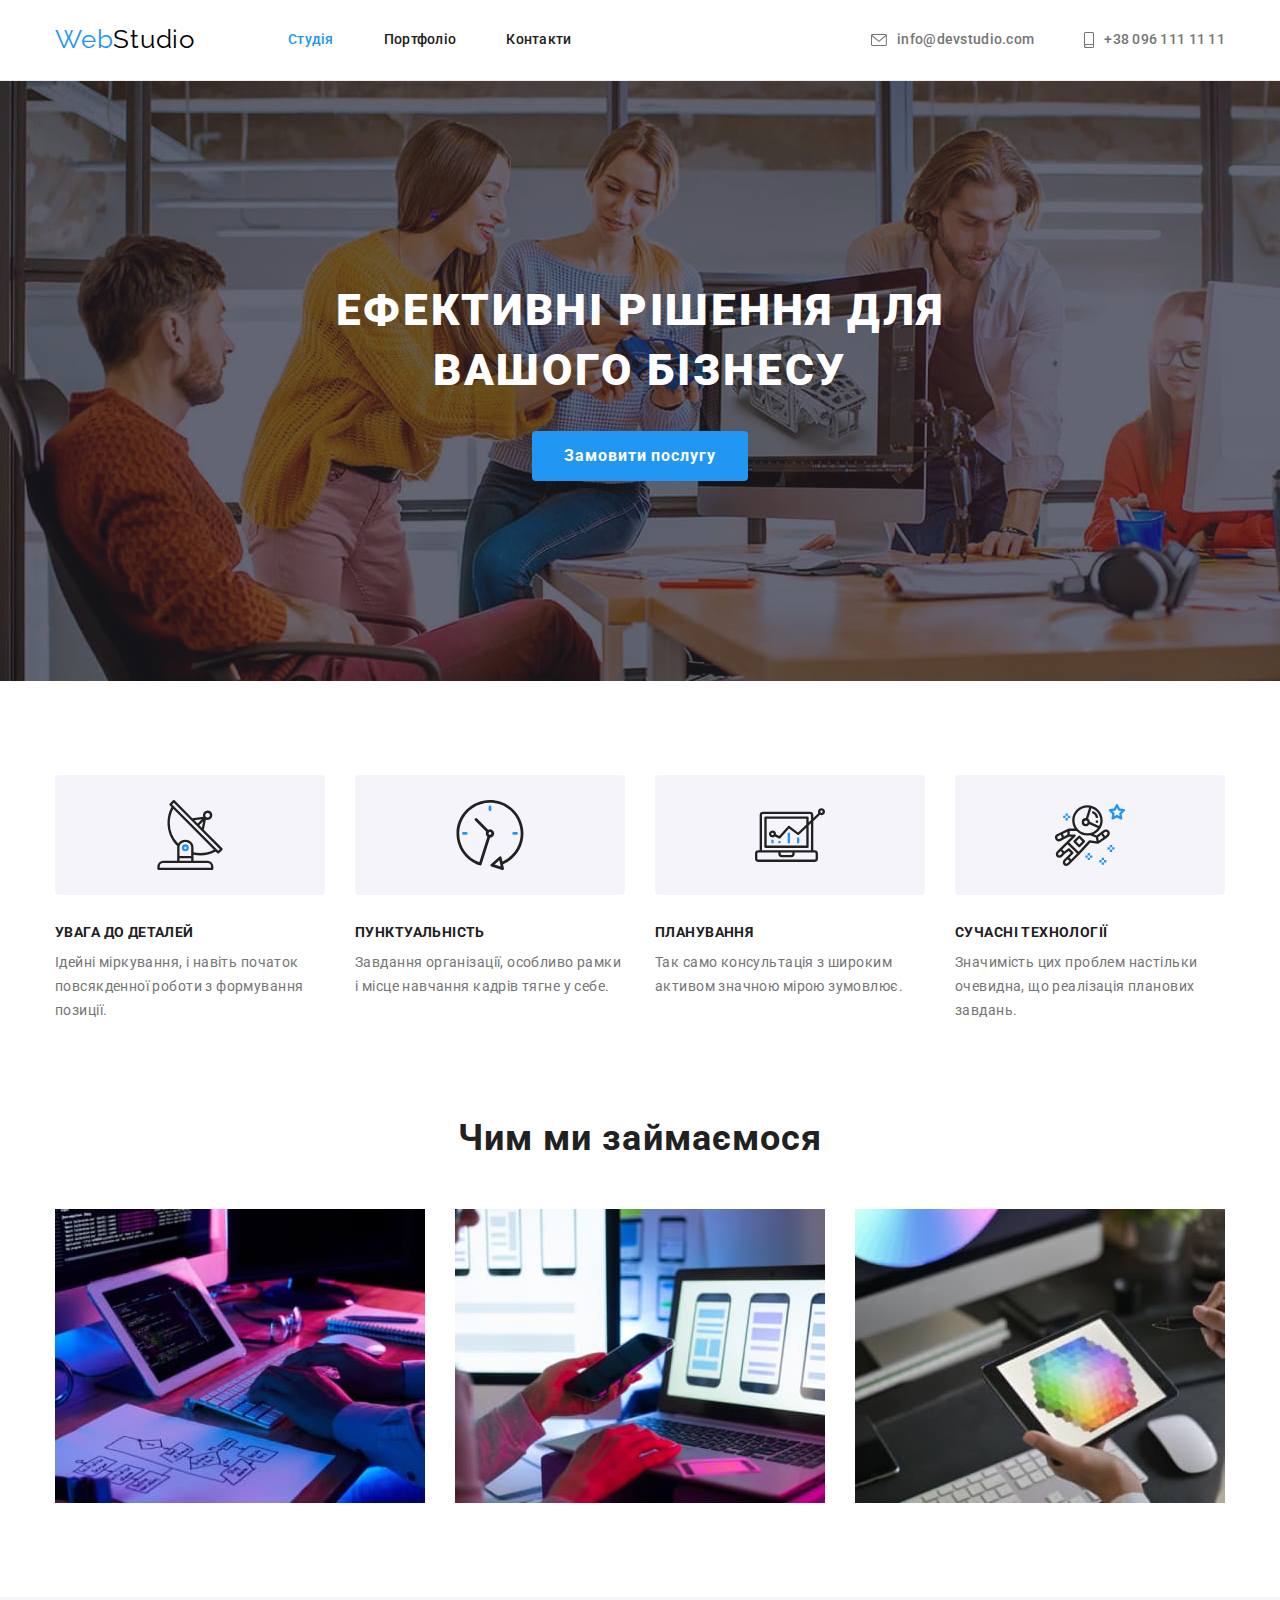
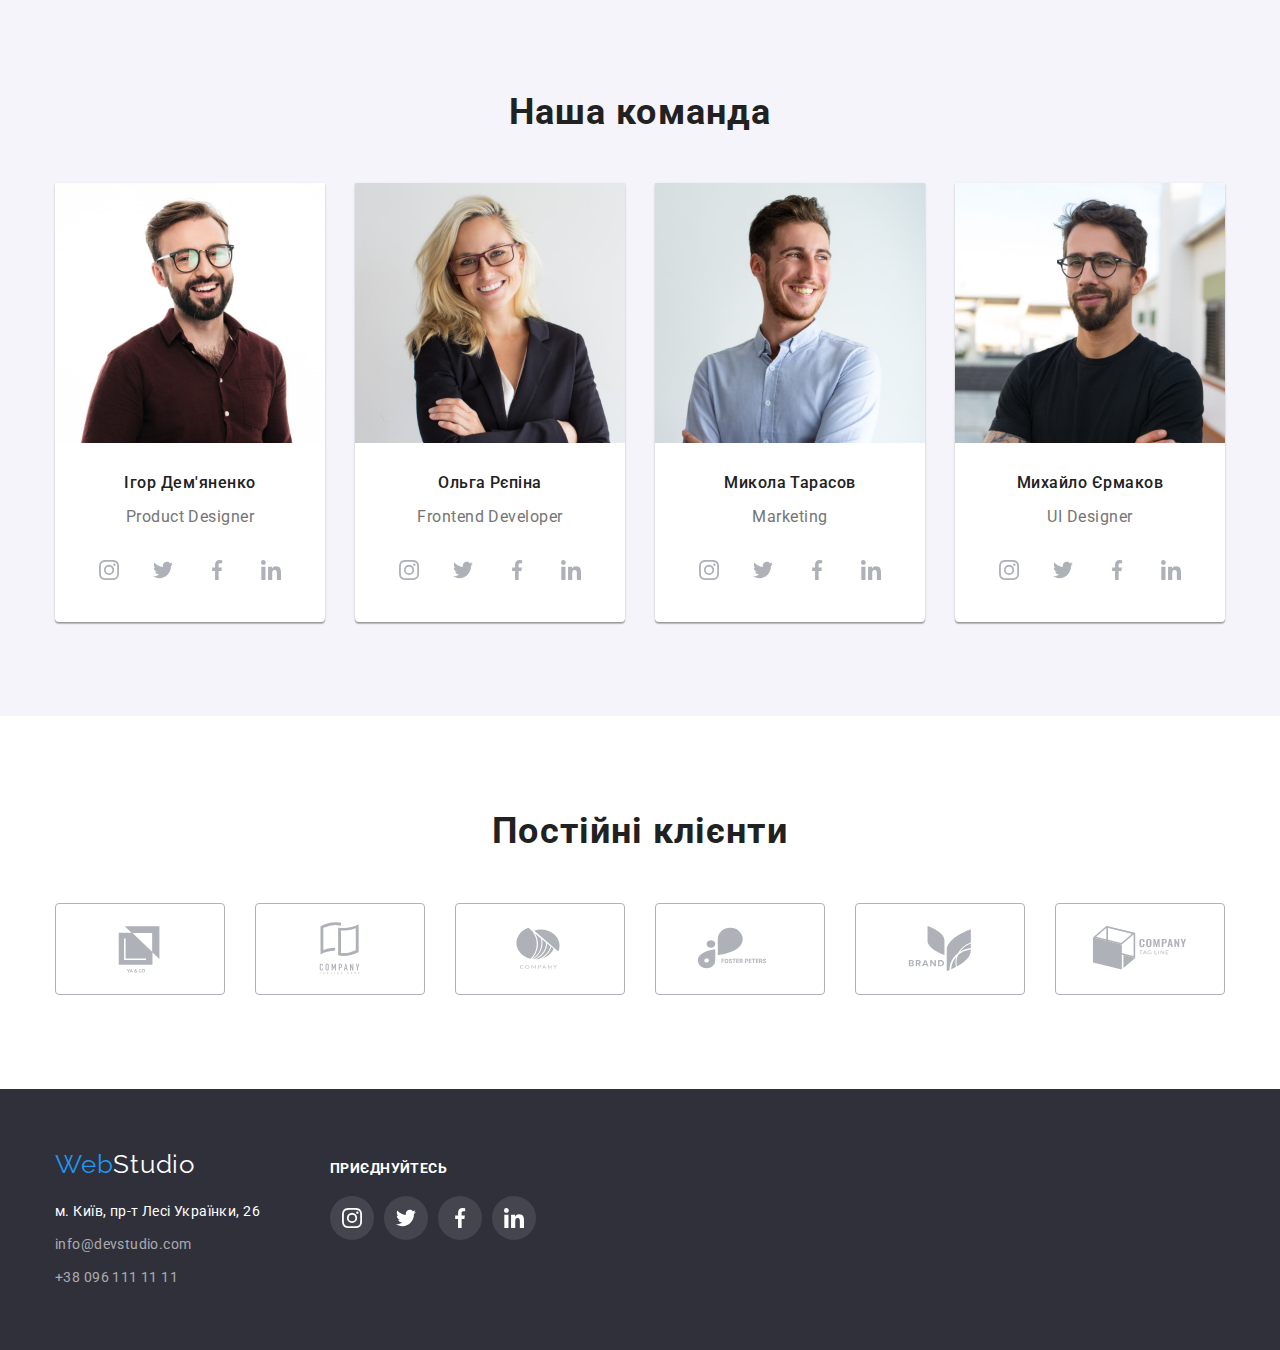
<file: index.html>
<!DOCTYPE html>
<html lang="uk">

<head>
    <meta charset="UTF-8">
    <meta http-equiv="X-UA-Compatible" content="IE=edge">
    <meta name="viewport" content="width=device-width, initial-scale=1.0">
    <title>WebStudio</title>
    <link rel="stylesheet" href="https://cdnjs.cloudflare.com/ajax/libs/modern-normalize/1.1.0/modern-normalize.min.css">
    <link rel="preconnect" href="https://fonts.googleapis.com">
    <link rel="preconnect" href="https://fonts.gstatic.com" crossorigin>
    <link 
        href="https://fonts.googleapis.com/css2?family=Raleway:wght@700&family=Roboto:wght@400;500;700;900&display=swap" 
        rel="stylesheet">
    <link rel="stylesheet" href="./css/styles.css" >
</head>
<body>

    <header  class="header">
        <div class="container header-container">
            <nav  class="nav-header">
                <a class="link-logo" href="./index.html"><span class="accent">Web</span>Studio</a>
                <ul class="header-navigation list">
                    <li class="navigation-item">
                        <a class="navigation-link current" href="./index.html">Студія</a>
                    </li>
                    <li class="navigation-item">
                        <a class="navigation-link" href="./portfolio.html">Портфоліо</a>
                    </li>
                    <li class="navigation-item">
                        <a class="navigation-link" href="#">Контакти</a>
                    </li>
                </ul>
            </nav>
            <ul class="contacts list">
                <li  class="contacts-item">
                    <a class="contacts-link" href="mailto:info@devstudio.com">
                        <svg class="contacts-icon" width="16" height="12">
                            <use href="./images/icons.svg#icon-envelope"></use>
                        </svg>
                        info@devstudio.com
                    </a>
                </li>
                <li class="contacts-item">
                    <a class="contacts-link" href="tel:+380961111111">
                        <svg class="contacts-icon" width="10" height="16">
                            <use href="./images/icons.svg#icon-smartphone"></use>
                        </svg>
                        +38 096 111 11 11
                    </a>
                </li>
            </ul>
        </div>
   </header> 

   <main>
 
    <section  class="hero section">
        <div class="container">
            <h1  class="hero-title">ЕФЕКТИВНІ РІШЕННЯ ДЛЯ ВАШОГО БІЗНЕСУ</h1>
            <button class="btn-primery" type="button">Замовити послугу</button>
        </div>
    </section>

    <section  class="benefits section">
        <div class="container">
            <h1 hidden>Наші переваги</h1>
            <ul class="benefits-list list">
                <li class="benefits-item">
                    <div class="benefits-img">
                        <svg width="70" height="70">
                            <use href="./images/icons.svg#icon-antenna"></use>
                        </svg>  
                    </div>                      
                    <h3 class="benefits-title">УВАГА ДО ДЕТАЛЕЙ</h3>
                    <p class="benefits-text">Ідейні міркування, і навіть початок повсякденної роботи з формування позиції.</p>
                </li>
                <li class="benefits-item">
                    <div class="benefits-img">
                        <svg width="70" height="70">
                            <use href="./images/icons.svg#icon-clock"></use>
                        </svg>    
                    </div>                          
                    <h3 class="benefits-title">ПУНКТУАЛЬНІСТЬ</h3>
                    <p class="benefits-text">Завдання організації, особливо рамки і місце навчання кадрів тягне у себе.</p>
                </li>
                <li class="benefits-item">
                    <div class="benefits-img">
                        <svg width="70" height="70">
                            <use href="./images/icons.svg#icon-diagram"></use>
                        </svg>    
                    </div>                            
                    <h3 class="benefits-title">ПЛАНУВАННЯ</h3>
                    <p class="benefits-text">Так само консультація з широким активом значною мірою зумовлює.</p>
                </li>
                <li class="benefits-item">
                    <div class="benefits-img">
                        <svg width="70" height="70">
                            <use href="./images/icons.svg#icon-astronaut"></use>
                        </svg>   
                    </div>                       
                    <h3 class="benefits-title">СУЧАСНІ ТЕХНОЛОГІЇ</h3>
                    <p class="benefits-text">Значимість цих проблем настільки очевидна, що реалізація планових завдань.</p>
                </li>
            </ul>
        </div>
    </section>

    <section class="activity section">
        <div class="container">
            <h2 class="activity-title">Чим ми займаємося</h2>
            <ul class="activity-list list">
                <li  class="activity-item">
                    <img src="./images/box1.jpg" alt="написання коду"  width="370"  height="294" class="activity-img" >
                </li>
                <li  class="activity-item">
                    <img src="./images/box2.jpg" alt="розробка додатків" width="370"  height="294" class="activity-img" >
                </li>
                <li  class="activity-item">
                    <img src="./images/box3.jpg" alt="стилістика та дизайн" width="370"  height="294" class="activity-img" >
                </li>
            </ul>
        </div>
    </section>

   <section class="team  section">
        <div class="container">
            <h2 class="team-title">Наша команда</h2>
            <ul class="team-list list">
                <li class="team-item">
                    <img src="./images/product_designer.jpg" alt="Ігор Дем'яненко" width="270" class="team-img" >
                    <div class="team-wrapper">               
                        <h3 class="name-title">Ігор Дем'яненко</h3>
                        <p class="team-text" lang="en">Product Designer</p>
                        <ul class="social-list">
                            <li class="social-item">
                                <a class="team-social-link" href="#">
                                    <svg class="team-social-icon" width="20" height="20">
                                        <use href="./images/icons.svg#icon-instagram"></use>
                                    </svg>
                                </a>
                            </li>
                            <li class="social-item">
                                <a class="team-social-link" href="#">
                                    <svg class="team-social-icon" width="20" height="20">
                                        <use href="./images/icons.svg#icon-twitter"></use>
                                    </svg>
                                </a>
                            </li>
                            <li class="social-item">
                                <a class="team-social-link" href="#">
                                    <svg class="team-social-icon" width="20" height="20">
                                        <use href="./images/icons.svg#icon-facebook"></use>
                                    </svg>
                                </a>
                            </li>
                            <li class="social-item">
                                <a class="team-social-link" href="#">
                                    <svg class="team-social-icon" width="20" height="20">
                                        <use href="./images/icons.svg#icon-linkedin"></use>
                                    </svg>
                                </a>
                            </li>
                        </ul>                       
                    </div>
                </li>
                <li class="team-item">
                    <img src="./images/frontend_developer.jpg" alt="Ольга Рєпіна"  width="270" class="team-img" >
                    <div class="team-wrapper">
                        <h3 class="name-title">Ольга Рєпіна</h3>
                        <p class="team-text" lang="en">Frontend Developer</p>
                        <ul class="social-list">
                            <li class="social-item">
                                <a class="team-social-link" href="#">
                                    <svg class="team-social-icon" width="20" height="20">
                                        <use href="./images/icons.svg#icon-instagram"></use>
                                    </svg>
                                </a>
                            </li>
                            <li class="social-item">
                                <a class="team-social-link" href="#">
                                    <svg class="team-social-icon" width="20" height="20">
                                        <use href="./images/icons.svg#icon-twitter"></use>
                                    </svg>
                                </a>
                            </li>
                            <li class="social-item">
                                <a class="team-social-link" href="#">
                                    <svg class="team-social-icon" width="20" height="20">
                                        <use href="./images/icons.svg#icon-facebook"></use>
                                    </svg>
                                </a>
                            </li>
                            <li class="social-item">
                                <a class="team-social-link" href="#">
                                    <svg class="team-social-icon" width="20" height="20">
                                        <use href="./images/icons.svg#icon-linkedin"></use>
                                    </svg>
                                </a>
                            </li>
                        </ul>                          
                    </div>
                </li>
                <li class="team-item">
                    <img src="./images/marketing.jpg" alt="Микола Тарасов" width="270" class="team-img" >
                    <div class="team-wrapper">
                        <h3 class="name-title">Микола Тарасов</h3>
                        <p class="team-text" lang="en">Marketing</p>
                        <ul class="social-list">
                            <li class="social-item">
                                <a class="team-social-link" href="#">
                                    <svg class="team-social-icon" width="20" height="20">
                                        <use href="./images/icons.svg#icon-instagram"></use>
                                    </svg>
                                </a>
                            </li>
                            <li class="social-item">
                                <a class="team-social-link" href="#">
                                    <svg class="team-social-icon" width="20" height="20">
                                        <use href="./images/icons.svg#icon-twitter"></use>
                                    </svg>
                                </a>
                            </li>
                            <li class="social-item">
                                <a class="team-social-link" href="#">
                                    <svg class="team-social-icon" width="20" height="20">
                                        <use href="./images/icons.svg#icon-facebook"></use>
                                    </svg>
                                </a>
                            </li>
                            <li class="social-item">
                                <a class="team-social-link" href="#">
                                    <svg class="team-social-icon" width="20" height="20">
                                        <use href="./images/icons.svg#icon-linkedin"></use>
                                    </svg>
                                </a>
                            </li>
                        </ul>             
                    </div>
                </li>
                <li class="team-item">
                    <img src="./images/ui_designer.jpg" alt="Михайло Єрмаков" width="270" class="team-img" >
                    <div class="team-wrapper">
                        <h3 class="name-title">Михайло Єрмаков</h3>
                        <p class="team-text" lang="en">UI Designer</p>
                        <ul class="social-list">
                            <li class="social-item">
                                <a class="team-social-link" href="#">
                                    <svg class="team-social-icon" width="20" height="20">
                                        <use href="./images/icons.svg#icon-instagram"></use>
                                    </svg>
                                </a>
                            </li>
                            <li class="social-item">
                                <a class="team-social-link" href="#">
                                    <svg class="team-social-icon" width="20" height="20">
                                        <use href="./images/icons.svg#icon-twitter"></use>
                                    </svg>
                                </a>
                            </li>
                            <li class="social-item">
                                <a class="team-social-link" href="#">
                                    <svg class="team-social-icon" width="20" height="20">
                                        <use href="./images/icons.svg#icon-facebook"></use>
                                    </svg>
                                </a>
                            </li>
                            <li class="social-item">
                                <a class="team-social-link" href="#">
                                    <svg class="team-social-icon" width="20" height="20">
                                        <use href="./images/icons.svg#icon-linkedin"></use>
                                    </svg>
                                </a>
                            </li>
                        </ul>             
                    </div>
                </li>
            </ul>
        </div>
   </section>

   <section class="clients section">
        <div class="container">
            <h2  class="clients-title">Постійні клієнти</h2>
            <ul  class="clients-list">
                <li class="clients-item">
                    <a href="#" class="clients-link">
                        <svg class="clients-logo" width="106" height="60">
                            <use href="./images/icons.svg#icon-client1"></use>
                        </svg>
                    </a>
                </li>
                <li class="clients-item">
                    <a href="#" class="clients-link">
                        <svg class="clients-logo" width="106" height="60">
                            <use href="./images/icons.svg#icon-client2"></use>
                        </svg>
                    </a>
                </li>
                <li class="clients-item">
                    <a href="#" class="clients-link">
                        <svg class="clients-logo" width="106" height="60">
                            <use  href="./images/icons.svg#icon-client3"></use>
                        </svg>
                    </a>
                </li>
                <li class="clients-item">
                    <a href="#" class="clients-link">
                        <svg class="clients-logo" width="106" height="60">
                            <use href="./images/icons.svg#icon-client4"></use>
                        </svg>
                    </a>
                </li>
                <li class="clients-item">
                    <a href="#" class="clients-link">
                        <svg class="clients-logo" class="clients-logo" width="106" height="60">
                            <use href="./images/icons.svg#icon-client5"></use>
                        </svg>
                    </a>
                </li>
                <li class="clients-item">
                    <a href="#" class="clients-link">
                        <svg class="clients-logo" width="106" height="60">
                            <use href="./images/icons.svg#icon-client6"></use>
                        </svg>
                    </a>
                </li>
            </ul>
        </div>
   </section>

   </main>

   <footer class="footer">
    <div class="container  footer-container">
        <div  class="footer-address-container">
            <a class="footer-link-logo" href="./index.html"><span class="accent">Web</span>Studio</a>
            <address class="footer-address">
                <ul class="address list">
                    <li  class="address-item">
                        <a  class="address-link" href="https://goo.gl/maps/ugNVqVzA1ZjysugSA" target="_blank">м. Київ, пр-т Лесі Українки, 26</a>
                    </li>
                    <li  class="address-item">               
                        <a  class="footer-contacts-link" href="mailto:info@devstudio.com">info@devstudio.com</a>
                    </li>
                    <li  class="address-item">
                        <a  class="footer-contacts-link" href="tel:+380961111111">+38 096 111 11 11</a>
                    </li>
                </ul>
            </address>
        </div>
        <div class="social-footer">
            <p  class="social-text">приєднуйтесь</p>
            <ul class="social-list-footer">
                <li class="social-item-footer">
                    <a class="social-link-footer" href="#">
                        <svg class="social-icon-footer" width="20" height="20">
                            <use href="./images/icons.svg#icon-instagram"></use>
                        </svg>
                    </a>
                </li>
                <li class="social-item-footer">
                    <a class="social-link-footer" href="#">
                        <svg class="social-icon-footer" width="20" height="20">
                            <use href="./images/icons.svg#icon-twitter"></use>
                        </svg>
                    </a>
                </li>
                <li class="social-item-footer">
                    <a class="social-link-footer" href="#">
                        <svg class="social-icon-footer" width="20" height="20">
                            <use href="./images/icons.svg#icon-facebook"></use>
                        </svg>
                    </a>
                </li>
                <li class="social-item-footer">
                    <a class="social-link-footer" href="#">
                        <svg class="social-icon-footer" width="20" height="20">
                            <use href="./images/icons.svg#icon-linkedin"></use>
                        </svg>
                    </a>
                </li>
            </ul>                       
        </div>
    </div>
   </footer>

</body>
</html>
</file>
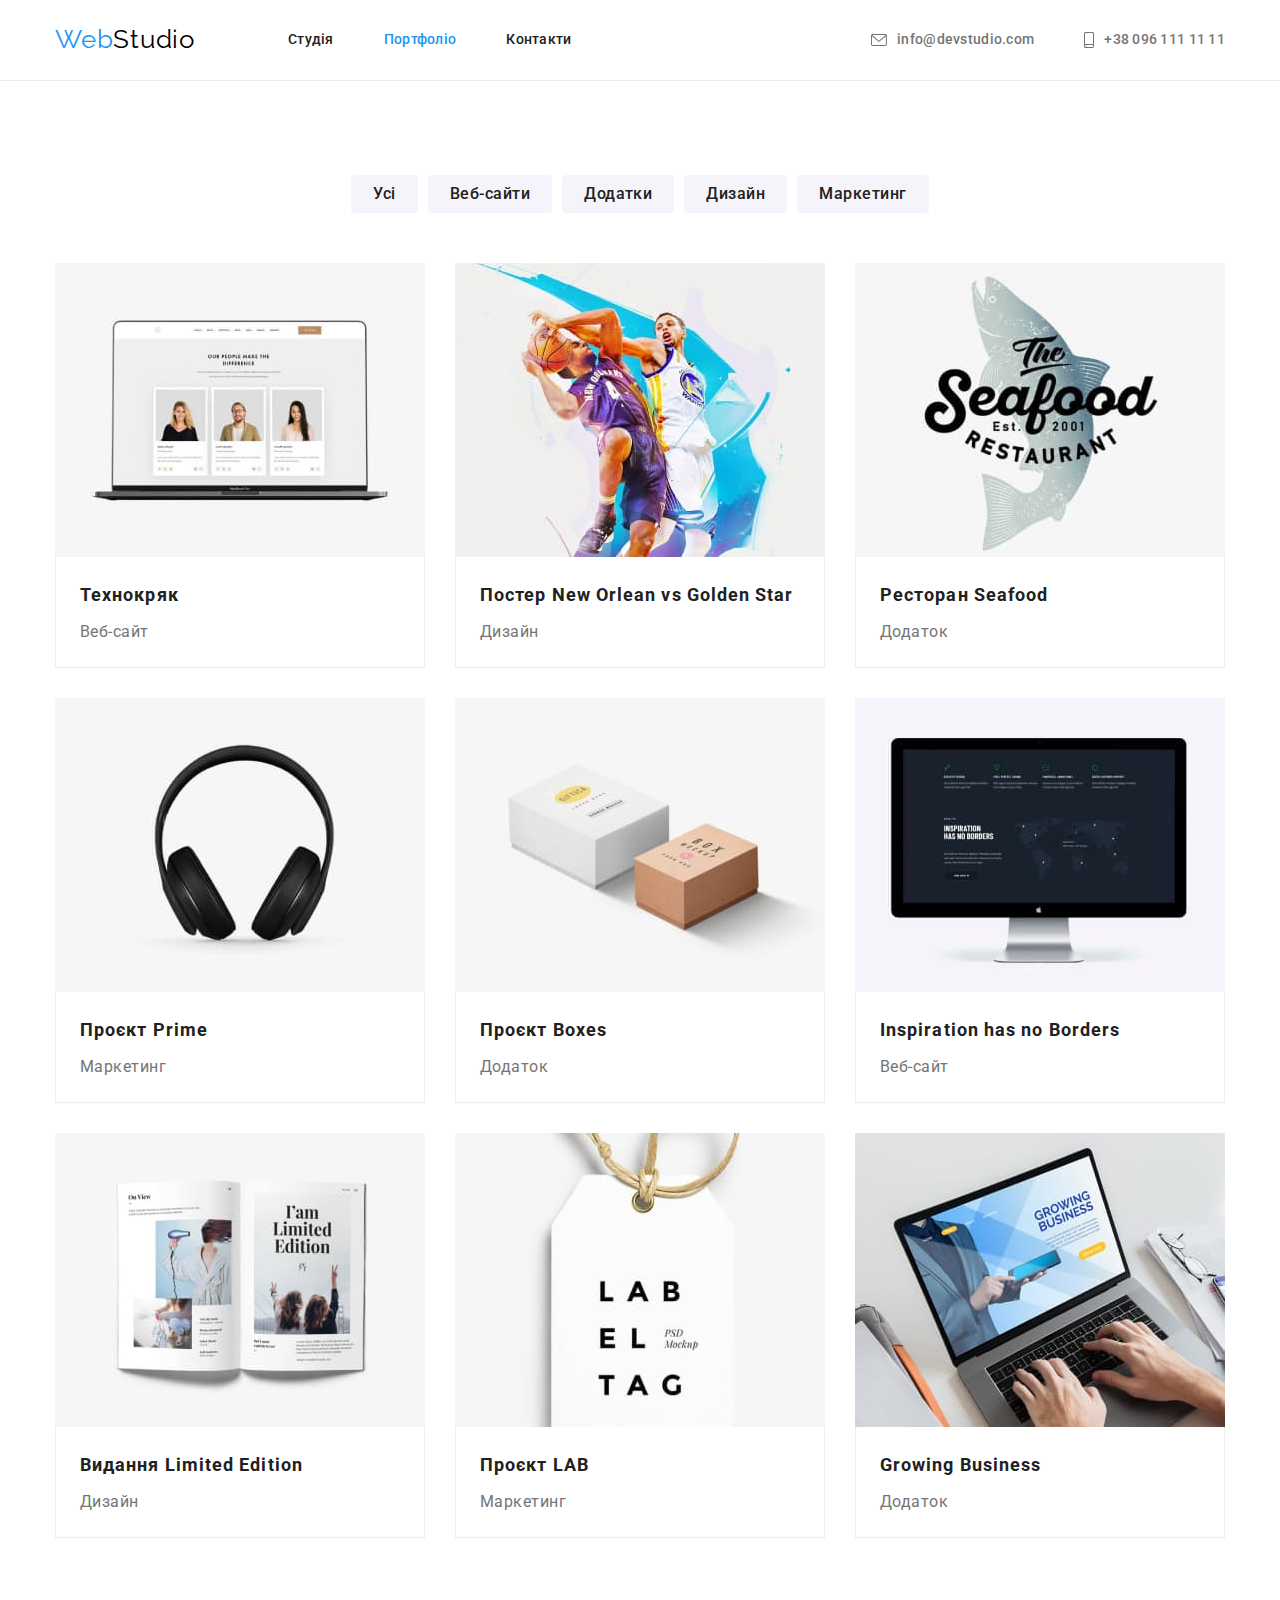
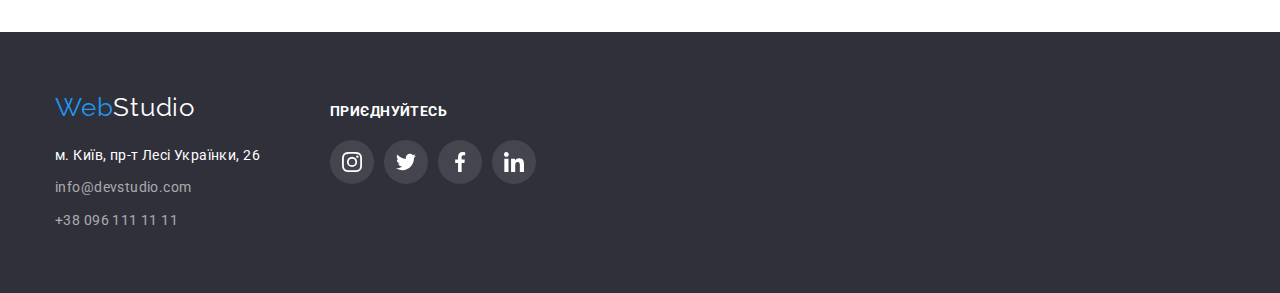
<file: portfolio.html>
<!DOCTYPE html>
<html lang="uk">

<head>
    <meta charset="UTF-8">
    <meta http-equiv="X-UA-Compatible" content="IE=edge">
    <meta name="viewport" content="width=device-width, initial-scale=1.0">
    <title>Portfolio</title>
    <link rel="stylesheet" href="https://cdnjs.cloudflare.com/ajax/libs/modern-normalize/1.1.0/modern-normalize.min.css">
    <link rel="preconnect" href="https://fonts.googleapis.com">
    <link rel="preconnect" href="https://fonts.gstatic.com" crossorigin>
    <link 
        href="https://fonts.googleapis.com/css2?family=Raleway:wght@700&family=Roboto:wght@400;500;700;900&display=swap" 
        rel="stylesheet">
        <link rel="stylesheet" href="./css/styles.css" >
</head>
<body>

    <header  class="header">
        <div class="container header-container">
            <nav  class="nav-header">
                <a class="link-logo" href="./index.html"><span class="accent">Web</span>Studio</a>
                <ul class="header-navigation list">
                    <li class="navigation-item">
                        <a class="navigation-link" href="./index.html">Студія</a>
                    </li>
                    <li class="navigation-item">
                        <a class="navigation-link current" href="./portfolio.html">Портфоліо</a>
                    </li>
                    <li class="navigation-item">
                        <a class="navigation-link" href="#">Контакти</a>
                    </li>
                </ul>
            </nav>
            <ul class="contacts list">
                <li  class="contacts-item">
                    <a class="contacts-link" href="mailto:info@devstudio.com">
                        <svg class="contacts-icon" width="16" height="12">
                            <use href="./images/icons.svg#icon-envelope"></use>
                        </svg>
                        info@devstudio.com
                    </a>
                </li>
                <li class="contacts-item">
                    <a class="contacts-link" href="tel:+380961111111">
                        <svg class="contacts-icon" width="10" height="16">
                            <use href="./images/icons.svg#icon-smartphone"></use>
                        </svg>
                        +38 096 111 11 11
                    </a>
                </li>
            </ul>
        </div>
   </header> 

   <main>
    <section  class="section">
        <h1 hidden>Портфоліо</h1>
        <div class="container">
            <ul class="filter-btn list">
                <li class="item-button"><button class="filter-button" type="button">Усі</button></li>
                <li class="item-button"><button class="filter-button" type="button">Веб-сайти</button></li>
                <li class="item-button"><button class="filter-button" type="button">Додатки</button></li>
                <li class="item-button"><button class="filter-button" type="button">Дизайн</button></li>
                <li class="item-button"><button class="filter-button" type="button">Маркетинг</button></li>
            </ul>
        
            <ul  class="project list">
                <li class="project-item" >
                    <a class="project-link" href="./portfolio.html">
                        <img src="./images/project1.jpg" alt="project img" width="370" height="294" class="project-img">
                        <div  class="project-bloс">
                            <h2 class="project-title">Технокряк</h2>
                            <p  class="project-text">Веб-сайт</p>
                        </div>
                    </a>
                </li>
                <li class="project-item" >
                    <a class="project-link" href="./portfolio.html">
                        <img src="./images/project2.jpg" alt="project img" width="370" height="294" class="project-img">
                        <div class="project-bloс">
                            <h2 class="project-title">Постер New Orlean vs Golden Star</h2>
                            <p  class="project-text">Дизайн</p>
                        </div>
                    </a>
                </li>
                <li class="project-item" >
                    <a class="project-link" href="./portfolio.html">
                        <img src="./images/project3.jpg" alt="project img" width="370" height="294" class="project-img">
                        <div class="project-bloс">
                            <h2 class="project-title">Ресторан Seafood</h2>
                            <p  class="project-text">Додаток</p>
                        </div>
                    </a>
                </li>
                <li class="project-item" >
                    <a class="project-link" href="./portfolio.html">
                        <img src="./images/project4.jpg" alt="project img" width="370" height="294" class="project-img">
                        <div class="project-bloс">
                            <h2 class="project-title">Проєкт Prime</h2>
                            <p  class="project-text">Маркетинг</p>
                        </div>
                    </a>
                </li>
                <li class="project-item" >
                    <a class="project-link" href="./portfolio.html">
                        <img src="./images/project5.jpg" alt="project img" width="370" height="294" class="project-img">
                        <div class="project-bloс">
                            <h2 class="project-title">Проєкт Boxes</h2>
                            <p  class="project-text">Додаток</p>
                        </div>
                    </a>
                </li>
                <li class="project-item" >
                    <a class="project-link" href="./portfolio.html">
                        <img src="./images/project6.jpg" alt="project img" width="370" height="294" class="project-img">
                        <div class="project-bloс">
                            <h2 class="project-title">Inspiration has no Borders</h2>
                            <p  class="project-text">Веб-сайт</p>
                        </div>
                    </a>
                </li>
                <li class="project-item" >
                    <a class="project-link" href="./portfolio.html">
                        <img src="./images/project7.jpg" alt="project img" width="370" height="294" class="project-img">
                        <div class="project-bloс">
                            <h2 class="project-title">Видання Limited Edition</h2>
                            <p  class="project-text">Дизайн</p>
                        </div>
                    </a>
                </li>
                <li class="project-item" >
                    <a class="project-link" href="./portfolio.html">
                        <img src="./images/project8.jpg" alt="project img" width="370" height="294" class="project-img">
                        <div class="project-bloс">
                            <h2 class="project-title">Проєкт LAB</h2>
                            <p  class="project-text">Маркетинг</p>
                        </div>
                    </a>
                </li>
                <li class="project-item" >
                    <a class="project-link" href="./portfolio.html">
                        <img src="./images/project9.jpg" alt="project img" width="370" height="294" class="project-img">
                        <div class="project-bloс">
                            <h2 class="project-title">Growing Business</h2>
                            <p  class="project-text">Додаток</p>
                        </div>
                    </a>
                </li>
            </ul>
        </div>
        
    </section>
   </main>

   <footer class="footer">
    <div class="container  footer-container">
        <div  class="footer-address-container">
            <a class="footer-link-logo" href="./index.html"><span class="accent">Web</span>Studio</a>
            <address class="footer-address">
                <ul class="address list">
                    <li  class="address-item">
                        <a  class="address-link" href="https://goo.gl/maps/ugNVqVzA1ZjysugSA" target="_blank">м. Київ, пр-т Лесі Українки, 26</a>
                    </li>
                    <li  class="address-item">               
                        <a  class="footer-contacts-link" href="mailto:info@devstudio.com">info@devstudio.com</a>
                    </li>
                    <li  class="address-item">
                        <a  class="footer-contacts-link" href="tel:+380961111111">+38 096 111 11 11</a>
                    </li>
                </ul>
            </address>
        </div>
        <div class="social-footer">
            <p  class="social-text">приєднуйтесь</p>
            <ul class="social-list-footer">
                <li class="social-item-footer">
                    <a class="social-link-footer" href="#">
                        <svg class="social-icon-footer" width="20" height="20">
                            <use href="./images/icons.svg#icon-instagram"></use>
                        </svg>
                    </a>
                </li>
                <li class="social-item-footer">
                    <a class="social-link-footer" href="#">
                        <svg class="social-icon-footer" width="20" height="20">
                            <use href="./images/icons.svg#icon-twitter"></use>
                        </svg>
                    </a>
                </li>
                <li class="social-item-footer">
                    <a class="social-link-footer" href="#">
                        <svg class="social-icon-footer" width="20" height="20">
                            <use href="./images/icons.svg#icon-facebook"></use>
                        </svg>
                    </a>
                </li>
                <li class="social-item-footer">
                    <a class="social-link-footer" href="#">
                        <svg class="social-icon-footer" width="20" height="20">
                            <use href="./images/icons.svg#icon-linkedin"></use>
                        </svg>
                    </a>
                </li>
            </ul>                       
        </div>
    </div>
   </footer>

</body>
</html>
</file>
<file: css/styles.css>
:root{
    --color-primary: #212121;
    --color-secondary: #757575;
    --color-brand: #2196f3;
    --color-background: #2f303a;
    --color-pouring: #f5f4fA;
    --color-text-light: #fff;
    --color-logo: #000;
    --color-img:#afb1b8;
}

body{
    color: var(--color-primary);
    font-family: 'Roboto', sans-serif;
}

ul{
    padding: 0;
    margin: 0;
    list-style: none;
}

h1,   h2,   h3,   h4,   h5,   h6,   p {    margin: 0;   }

img{
    display: block;
}

.section{
    padding: 94px  0;
}

.container{
    width: 1200px;
    margin: 0 auto;
    padding: 0 15px;
}

.list{
    list-style: none;
}


/* header*/


.header{
    border-bottom: 1px solid rgba(236, 236, 236, 1)
}

.header-container{
    display: flex;
    align-items: center;
}

.nav-header{   
    display: flex;
    align-items: center;
}

.link-logo{
    font-family: 'Raleway', sans-serif;
    color: var(--color-logo);
    font-size: 26px;
    line-height: 1.2;
    letter-spacing: 0.03em;
    text-decoration: none;
}

.header-navigation{
    display: flex;
    margin-left: 93px;
}

.navigation-item:not(:last-child){
    margin-right: 50px;
}

.contacts-item:not(:last-child){
    margin-right: 50px;
}

.navigation-link.current{
    color: var(--color-brand);
}

.navigation-link{
    color: var(--color-primary);
    font-weight: 500;
    font-size: 14px;
    line-height: 1.14;
    letter-spacing: 0.02em;
    text-decoration: none;
    display: block;
    padding: 32px 0;
}

.navigation-link:hover,.navigation-link:focus{
    color: var(--color-brand);
}

.contacts{
    display: flex;
    margin-left: auto;
}

.contacts-link{
    color: var(--color-secondary);
    font-weight: 500;
    font-size: 14px;
    line-height: 1.14;
    letter-spacing: 0.02em;
    text-decoration: none;
    display: flex;
    align-items: center;
    padding: 32px 0;
}

.contacts-link:hover, .contacts-link:focus{
    color: var(--color-brand);
}

.contacts-icon{
    fill: currentColor;
    margin-right: 10px;
}



/* ==WebStudio== */



/* hero-section */


.hero{
    padding: 200px 0;
    max-width: 1600px;
    height: 600px;
    background-color: var(--color-background);
    background-image: linear-gradient(
        rgba(47, 48, 58, 0.4), 
        rgba(47, 48, 58, 0.4)),
       url(../images/background-image.jpg);
    margin: 0 auto;
}


.hero-title{
    width: 696px;
    margin: auto;
    font-weight: 900;
    font-size: 44px;
    line-height: 1.36;
    letter-spacing: 0.06em;
    color: var(--color-text-light);
    text-align: center;
}

.btn-primery{
    width: 216px;
    min-height: 50px;
    border-radius: 4px;
    margin: 0  auto;
    margin-top: 30px;
    display: block;
    font-family: inherit;
    border: 0;
    background-color:var(--color-brand);
    color: var(--color-text-light);
    font-size: 16px;
    line-height: 1.88;
    letter-spacing: 0.06em;
    cursor: pointer;
    font-weight: 700;
}


/* benefits-section */


.benefits-section{
    padding-top: 94px;
}

.benefits-list{
    display: flex;
}

.benefits-item{
    width: 270px;
}

.benefits-item:not(:last-child){
    margin-right: 30px;
}

.benefits-img{
    display: flex;
    align-items: center;
    justify-content: center;
    width: 270px;
    height: 120px;
    margin-bottom: 30px;
    border-radius: 4px;
    background: var(--color-pouring);
}

.benefits-title{
    margin: 0  0 10px  0;
    font-size: 14px;
    line-height: 1.14;
    letter-spacing: 0.03em;
}

.benefits-text{ 
    font-size: 14px;
    line-height: 1.71;
    letter-spacing: 0.03em;
    color: var(--color-secondary);
}


/* activity-section */


.activity{
    padding-top: 0;
}

.activity-title{
    margin-bottom: 50px;
    font-size: 36px;
    line-height: 1.17;
    text-align: center;
    letter-spacing: 0.03em;
}

.activity-list{
    display: flex; 
}

.activity-item:not(:last-child){
    margin-right: 30px;
}


/* team-section */


.team{
    margin: auto;
    background-color: var(--color-pouring)
}

.team-title{
    margin-bottom: 50px;
    font-size: 36px;
    line-height: 1.17;
    text-align: center;
    letter-spacing: 0.03em;
}

.team-list{
    display: flex;
}

.team-item{
    box-shadow: 0px 1px 3px rgba(0, 0, 0, 0.12), 0px 1px 1px rgba(0, 0, 0, 0.14), 0px 2px 1px rgba(0, 0, 0, 0.2);
    border-radius: 0px 0px 4px 4px;
    background-color: var(--color-text-light);
}

.team-item:not(:last-child){
    margin-right: 30px;
}

.team-wrapper{
    padding: 30px 0;
}

.name-title{
    margin-bottom: 10px;
    text-align: center;
    font-weight: 500;
    font-size: 16px;
    line-height: 1.19;
    letter-spacing: 0.03em;
}

.team-text{
    text-align: center;
    font-size: 16px;
    line-height: 1.9;
    letter-spacing: 0.03em;
    color: var(--color-secondary);
}

.social-list{
    display: flex;
    justify-content: center;
    gap: 10px;
    margin-top: 16px;
}

.team-social-link{
    width: 44px;
    height: 44px;
    display: flex;
    align-items: center;
    justify-content: center;
    background-color: var(--color-text-light);
    border-radius: 50%;
    color: var(--color-img);
}

.team-social-link:hover, .team-social-link:focus{
    background-color: var(--color-brand);
    color: var(--color-text-light);
}

.team-social-icon{
    fill:currentColor;
}



/* clients */


.clients-title{
    margin-bottom: 50px;
    font-size: 36px;
    line-height: 1.17;
    text-align: center;
    letter-spacing: 0.03em; 
}

.clients-list{
    display: flex;
    justify-content: center;
    gap: 30px;
}

.clients-link{
    width: 170px;
    height: 92px;
    display: flex;
    align-items: center;
    justify-content: center;
    border-radius: 4px;
    border: 1px solid var(--color-img);
    color: var(--color-img);
}

.clients-link:hover, .clients-link:focus{
    color: var(--color-brand);
    border-color:  var(--color-brand);
}

.clients-logo{
    fill: currentColor;
}


/* footer */


.footer{
    padding: 60px  0;
    background-color: var(--color-background);
}

.footer-container{
    display: flex;
}

.footer-link-logo{
    display: block;
    font-family: Raleway;
    color: var(--color-text-light);
    font-size: 26px;
    line-height: 1.2;
    letter-spacing: 0.03em;
    text-decoration: none;
    margin-bottom: 20px;
}

.footer-address{
    font-style: normal;
}

.accent{
    color: var(--color-brand);
}

.address-item:not(:last-child){
    margin-bottom: 9px;
}

.address-link{
    text-decoration: none;
    color: var(--color-text-light);
    font-size: 14px;
    line-height: 1.71;
    letter-spacing: 0.03em;
}

.address-link:hover, .address-link:focus{
    color: var(--color-brand)
}

.footer-contacts-link{
    text-decoration: none;
    font-size: 14px;
    line-height: 1.71;
    letter-spacing: 0.03em;
    color: rgba(255, 255, 255, 0.6);
}

.footer-contacts-link:hover, .footer-contacts-link:focus{
    color: var(--color-brand)
}
 
.social-footer{
    margin-left: 70px;
    margin-top: 12px;
}

.social-text{
    font-weight: 700;
    font-size: 14px;
    line-height: 1.14;
    letter-spacing: 0.03em;
    text-transform: uppercase;
    color: var(--color-text-light);
}

.social-list-footer{
    display: flex;
    justify-content: center;
    gap: 10px;
    margin-top: 20px;
}

.social-link-footer{
    width: 44px;
    height: 44px;
    display: flex;
    align-items: center;
    justify-content: center;
    background-color:rgba(255, 255, 255, 0.1);
    border-radius: 50%;
    color: var(--color-text-light);
}

.social-link-footer:hover, .social-link-footer:focus{
    background-color: var(--color-brand)
}

.social-icon-footer{
    fill: currentColor;
}


/* ==Portfolio== */



/* button */


.filter-btn{
    justify-content: center;
    display: flex;
    margin-bottom: 50px;
}

.item-button:not(:last-child){
    margin-right: 10px;
}

.filter-button{
    padding: 6px 22px;
    font-family: inherit;
    font-weight: 500;
    font-size: 16px;
    line-height: 1.63;
    letter-spacing: 0.03em;
    border: 0;
    border-radius: 4px;
    background-color: var(--color-pouring);
    color: var(--color-primary);
    cursor: pointer;
}

.filter-button:hover, .filter-button:focus{
    background-color: var(--color-brand);
    color: var(--color-text-light);
    box-shadow: 0px 3px 1px rgba(0, 0, 0, 0.1), 0px 1px 2px rgba(0, 0, 0, 0.08), 0px 2px 2px rgba(0, 0, 0, 0.12);
}


/* project */


.project{
    display: flex;
    flex-wrap: wrap;
}

.project-item{
    width: 370px;
    margin-right: 30px;
    margin-bottom: 30px;
}

.project-item:nth-child(3n){
    margin-right: 0;
}

.project-item:nth-last-child(-n+3){
    margin-bottom: 0;
}

.project-link{
    text-decoration: none;
    display: block;
}

.project-link:hover, .project-link:focus{

    box-shadow: 0px 1px 1px rgba(0, 0, 0, 0.12), 0px 4px 4px rgba(0, 0, 0, 0.06), 1px 4px 6px rgba(0, 0, 0, 0.16);
}

.project-img{
   display: block; 
}

.project-bloс{
    padding: 20px 24px;
    border: 1px solid #EEEEEE;
    border-top: 0;
}

.project-title{
    margin-bottom: 4px;
    color: var(--color-primary);
    font-size: 18px;
    line-height: 2;
    letter-spacing: 0.06em;
}

.project-text{
    color: var(--color-secondary);
    font-size: 16px;
    line-height: 1.88;
    letter-spacing: 0.03em;
}
</file>
